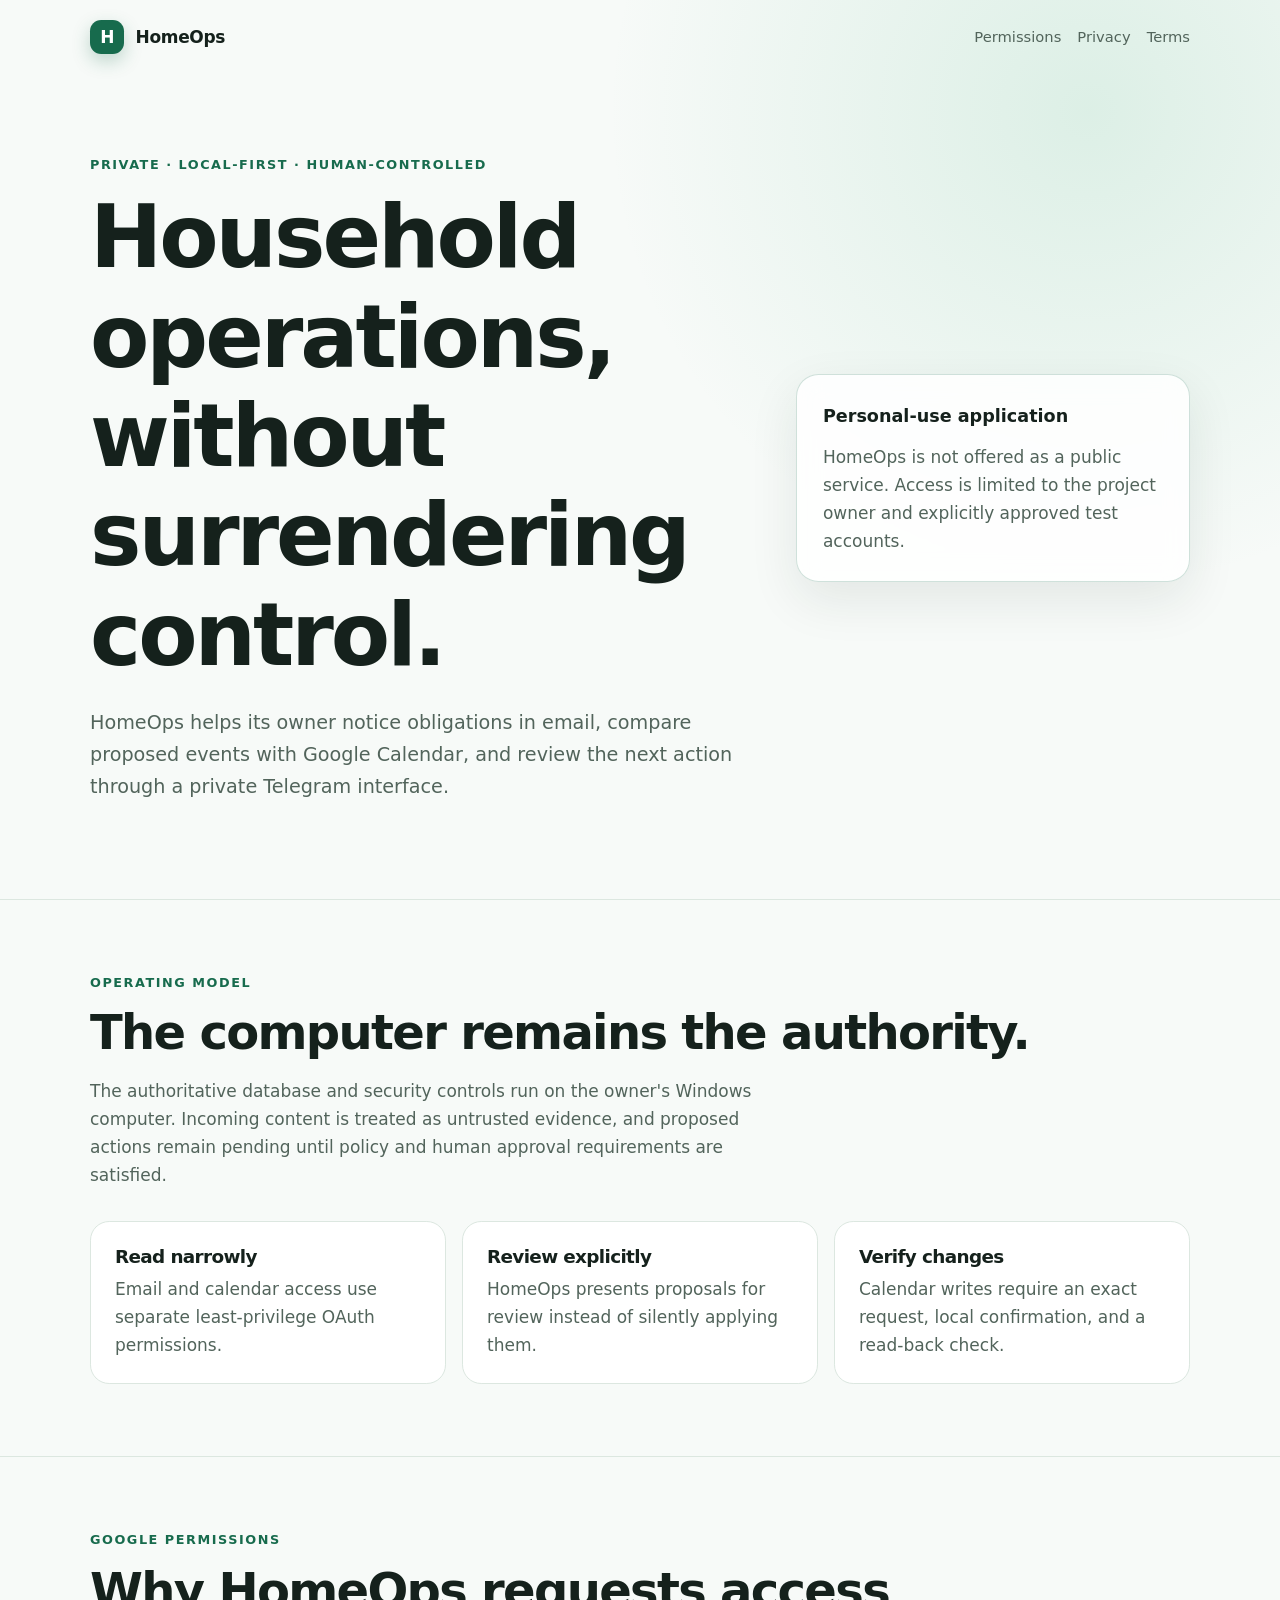
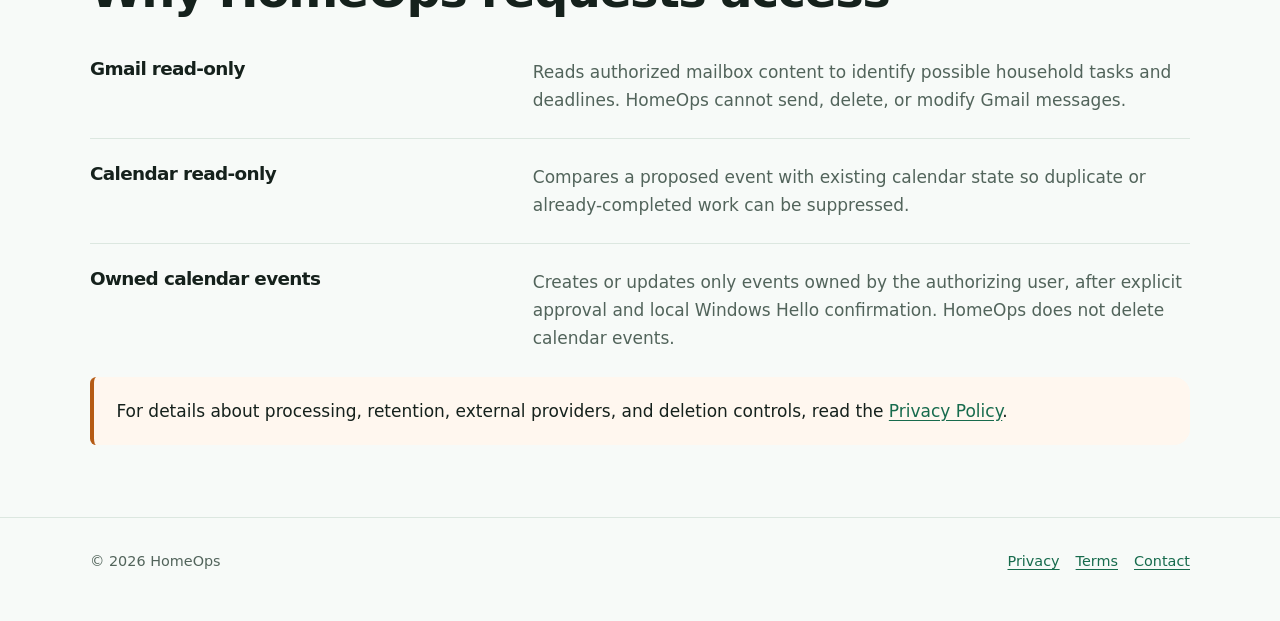
<file: index.html>
<!doctype html>
<html lang="en">
  <head>
    <meta charset="utf-8">
    <meta name="viewport" content="width=device-width, initial-scale=1">
    <meta name="description" content="HomeOps is a private, local-first household operations assistant.">
    <title>HomeOps — Private household operations assistant</title>
    <link rel="stylesheet" href="/styles.css">
  </head>
  <body>
    <header>
      <nav class="shell" aria-label="Primary navigation">
        <a class="brand" href="/"><span class="mark" aria-hidden="true">H</span>HomeOps</a>
        <div class="nav-links">
          <a href="#permissions">Permissions</a>
          <a href="/privacy.html">Privacy</a>
          <a href="/terms.html">Terms</a>
        </div>
      </nav>
    </header>

    <main>
      <section class="hero shell">
        <div>
          <p class="eyebrow">Private · local-first · human-controlled</p>
          <h1>Household operations, without surrendering control.</h1>
          <p class="lead">
            HomeOps helps its owner notice obligations in email, compare proposed
            events with Google Calendar, and review the next action through a
            private Telegram interface.
          </p>
        </div>
        <aside class="trust-card" aria-label="Availability">
          <strong>Personal-use application</strong>
          <p>
            HomeOps is not offered as a public service. Access is limited to the
            project owner and explicitly approved test accounts.
          </p>
        </aside>
      </section>

      <section class="section">
        <div class="shell">
          <p class="eyebrow">Operating model</p>
          <h2>The computer remains the authority.</h2>
          <p class="section-intro">
            The authoritative database and security controls run on the owner's
            Windows computer. Incoming content is treated as untrusted evidence,
            and proposed actions remain pending until policy and human approval
            requirements are satisfied.
          </p>
          <div class="grid">
            <article class="card">
              <h3>Read narrowly</h3>
              <p>Email and calendar access use separate least-privilege OAuth permissions.</p>
            </article>
            <article class="card">
              <h3>Review explicitly</h3>
              <p>HomeOps presents proposals for review instead of silently applying them.</p>
            </article>
            <article class="card">
              <h3>Verify changes</h3>
              <p>Calendar writes require an exact request, local confirmation, and a read-back check.</p>
            </article>
          </div>
        </div>
      </section>

      <section class="section" id="permissions">
        <div class="shell">
          <p class="eyebrow">Google permissions</p>
          <h2>Why HomeOps requests access</h2>
          <div class="permission">
            <h3>Gmail read-only</h3>
            <p>
              Reads authorized mailbox content to identify possible household tasks
              and deadlines. HomeOps cannot send, delete, or modify Gmail messages.
            </p>
          </div>
          <div class="permission">
            <h3>Calendar read-only</h3>
            <p>
              Compares a proposed event with existing calendar state so duplicate
              or already-completed work can be suppressed.
            </p>
          </div>
          <div class="permission">
            <h3>Owned calendar events</h3>
            <p>
              Creates or updates only events owned by the authorizing user, after
              explicit approval and local Windows Hello confirmation. HomeOps does
              not delete calendar events.
            </p>
          </div>
          <div class="notice">
            <p>
              For details about processing, retention, external providers, and
              deletion controls, read the <a href="/privacy.html">Privacy Policy</a>.
            </p>
          </div>
        </div>
      </section>
    </main>

    <footer>
      <div class="shell footer-row">
        <span>© 2026 HomeOps</span>
        <div class="footer-links">
          <a href="/privacy.html">Privacy</a>
          <a href="/terms.html">Terms</a>
          <a href="https://github.com/Dmitryvoit/homeops-site">Contact</a>
        </div>
      </div>
    </footer>
  </body>
</html>
</file>
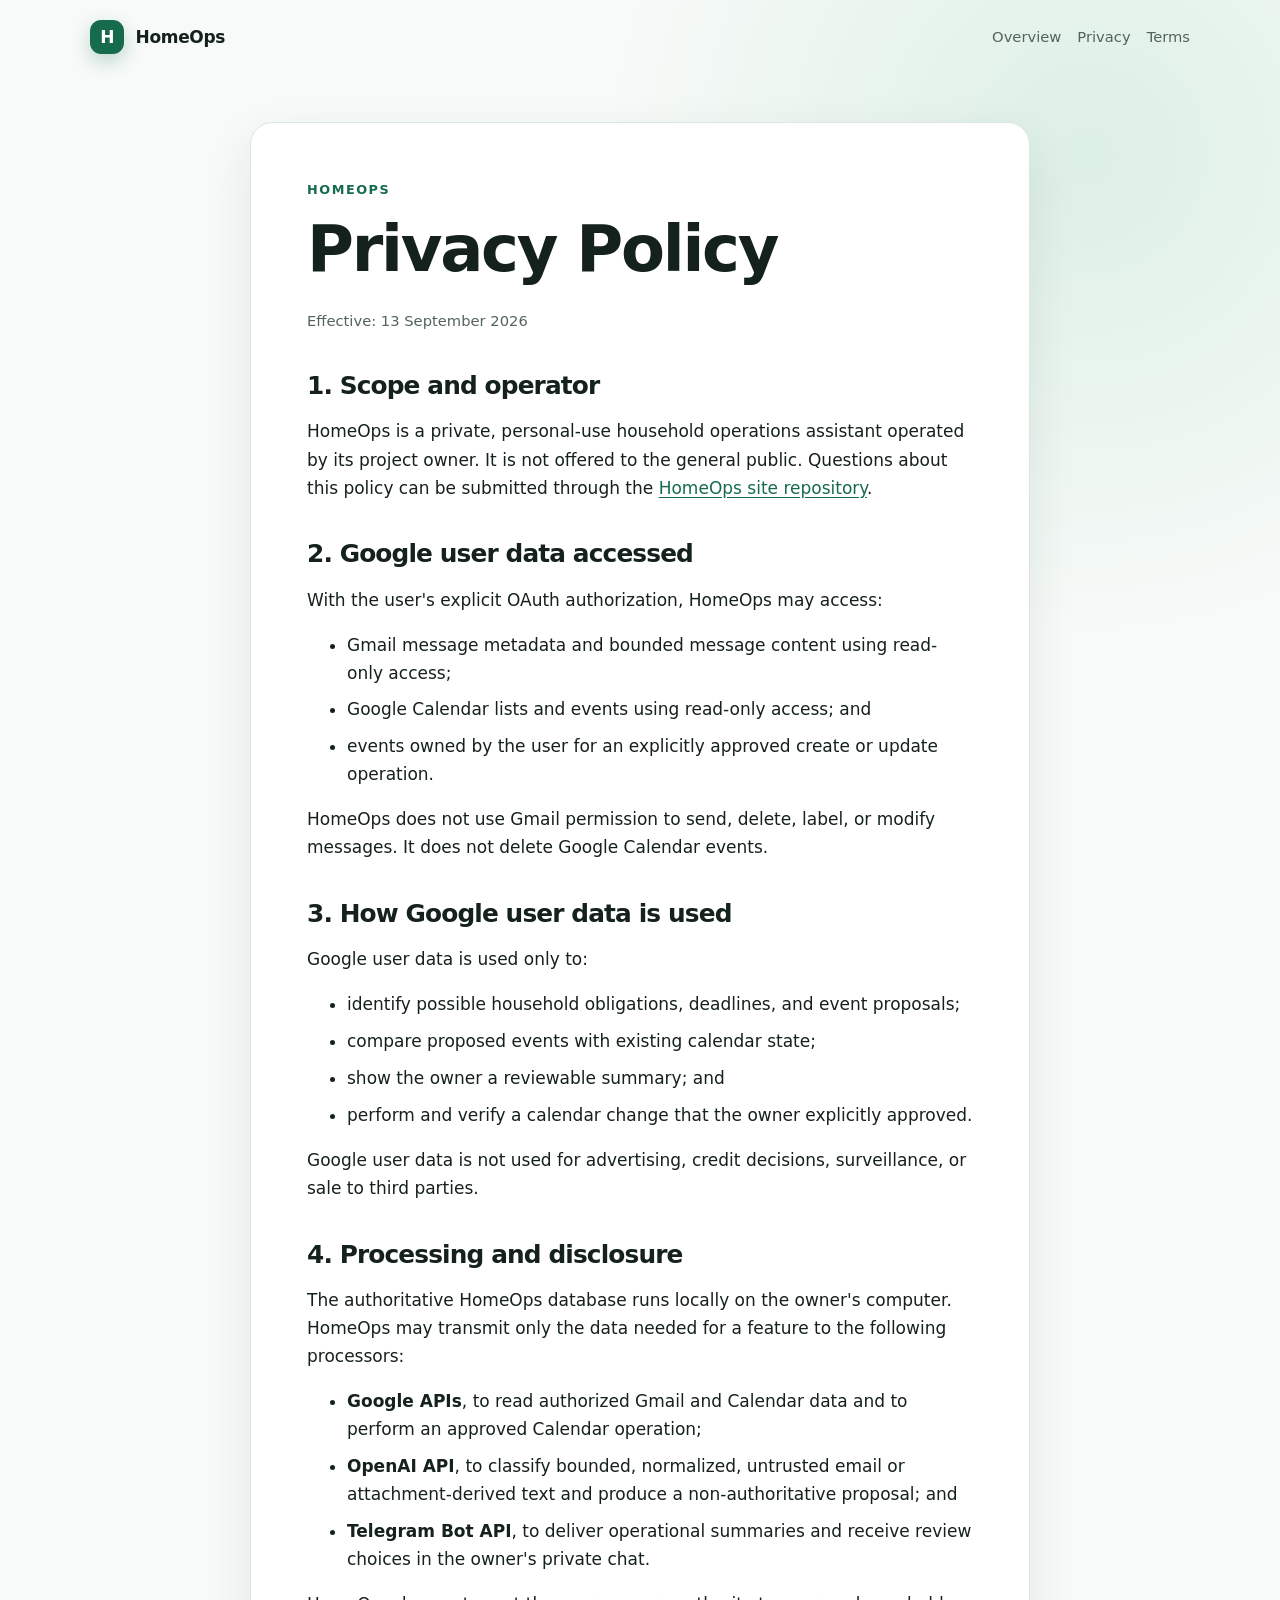
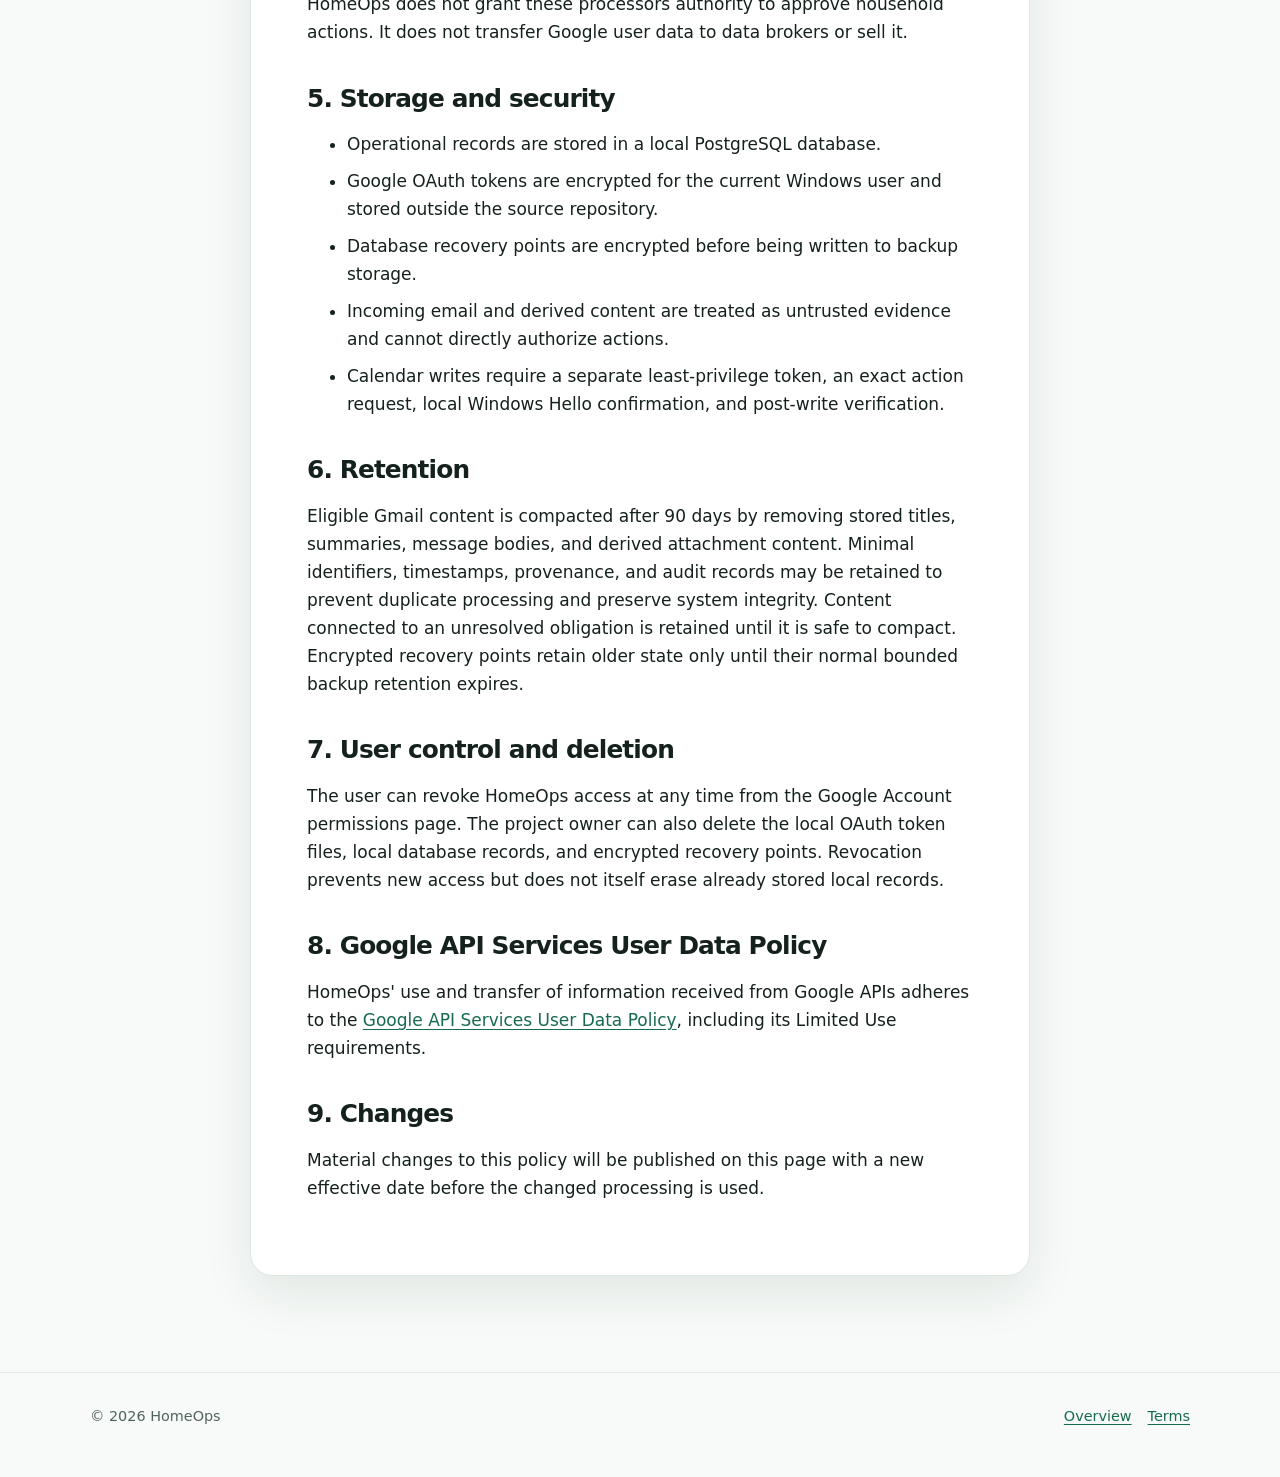
<file: privacy.html>
<!doctype html>
<html lang="en">
  <head>
    <meta charset="utf-8">
    <meta name="viewport" content="width=device-width, initial-scale=1">
    <meta name="description" content="Privacy Policy for the HomeOps personal-use application.">
    <title>Privacy Policy — HomeOps</title>
    <link rel="stylesheet" href="/styles.css">
  </head>
  <body>
    <header>
      <nav class="shell" aria-label="Primary navigation">
        <a class="brand" href="/"><span class="mark" aria-hidden="true">H</span>HomeOps</a>
        <div class="nav-links">
          <a href="/">Overview</a>
          <a href="/privacy.html" aria-current="page">Privacy</a>
          <a href="/terms.html">Terms</a>
        </div>
      </nav>
    </header>

    <main class="prose">
      <p class="eyebrow">HomeOps</p>
      <h1>Privacy Policy</h1>
      <p class="updated">Effective: 13 September 2026</p>

      <h2>1. Scope and operator</h2>
      <p>
        HomeOps is a private, personal-use household operations assistant operated
        by its project owner. It is not offered to the general public. Questions
        about this policy can be submitted through the
        <a href="https://github.com/Dmitryvoit/homeops-site">HomeOps site repository</a>.
      </p>

      <h2>2. Google user data accessed</h2>
      <p>With the user's explicit OAuth authorization, HomeOps may access:</p>
      <ul>
        <li>Gmail message metadata and bounded message content using read-only access;</li>
        <li>Google Calendar lists and events using read-only access; and</li>
        <li>events owned by the user for an explicitly approved create or update operation.</li>
      </ul>
      <p>
        HomeOps does not use Gmail permission to send, delete, label, or modify
        messages. It does not delete Google Calendar events.
      </p>

      <h2>3. How Google user data is used</h2>
      <p>Google user data is used only to:</p>
      <ul>
        <li>identify possible household obligations, deadlines, and event proposals;</li>
        <li>compare proposed events with existing calendar state;</li>
        <li>show the owner a reviewable summary; and</li>
        <li>perform and verify a calendar change that the owner explicitly approved.</li>
      </ul>
      <p>
        Google user data is not used for advertising, credit decisions, surveillance,
        or sale to third parties.
      </p>

      <h2>4. Processing and disclosure</h2>
      <p>
        The authoritative HomeOps database runs locally on the owner's computer.
        HomeOps may transmit only the data needed for a feature to the following
        processors:
      </p>
      <ul>
        <li><strong>Google APIs</strong>, to read authorized Gmail and Calendar data and to perform an approved Calendar operation;</li>
        <li><strong>OpenAI API</strong>, to classify bounded, normalized, untrusted email or attachment-derived text and produce a non-authoritative proposal; and</li>
        <li><strong>Telegram Bot API</strong>, to deliver operational summaries and receive review choices in the owner's private chat.</li>
      </ul>
      <p>
        HomeOps does not grant these processors authority to approve household
        actions. It does not transfer Google user data to data brokers or sell it.
      </p>

      <h2>5. Storage and security</h2>
      <ul>
        <li>Operational records are stored in a local PostgreSQL database.</li>
        <li>Google OAuth tokens are encrypted for the current Windows user and stored outside the source repository.</li>
        <li>Database recovery points are encrypted before being written to backup storage.</li>
        <li>Incoming email and derived content are treated as untrusted evidence and cannot directly authorize actions.</li>
        <li>Calendar writes require a separate least-privilege token, an exact action request, local Windows Hello confirmation, and post-write verification.</li>
      </ul>

      <h2>6. Retention</h2>
      <p>
        Eligible Gmail content is compacted after 90 days by removing stored titles,
        summaries, message bodies, and derived attachment content. Minimal identifiers,
        timestamps, provenance, and audit records may be retained to prevent duplicate
        processing and preserve system integrity. Content connected to an unresolved
        obligation is retained until it is safe to compact. Encrypted recovery points
        retain older state only until their normal bounded backup retention expires.
      </p>

      <h2>7. User control and deletion</h2>
      <p>
        The user can revoke HomeOps access at any time from the Google Account
        permissions page. The project owner can also delete the local OAuth token
        files, local database records, and encrypted recovery points. Revocation
        prevents new access but does not itself erase already stored local records.
      </p>

      <h2>8. Google API Services User Data Policy</h2>
      <p>
        HomeOps' use and transfer of information received from Google APIs adheres
        to the
        <a href="https://developers.google.com/terms/api-services-user-data-policy">Google API Services User Data Policy</a>,
        including its Limited Use requirements.
      </p>

      <h2>9. Changes</h2>
      <p>
        Material changes to this policy will be published on this page with a new
        effective date before the changed processing is used.
      </p>
    </main>

    <footer>
      <div class="shell footer-row">
        <span>© 2026 HomeOps</span>
        <div class="footer-links">
          <a href="/">Overview</a>
          <a href="/terms.html">Terms</a>
        </div>
      </div>
    </footer>
  </body>
</html>
</file>
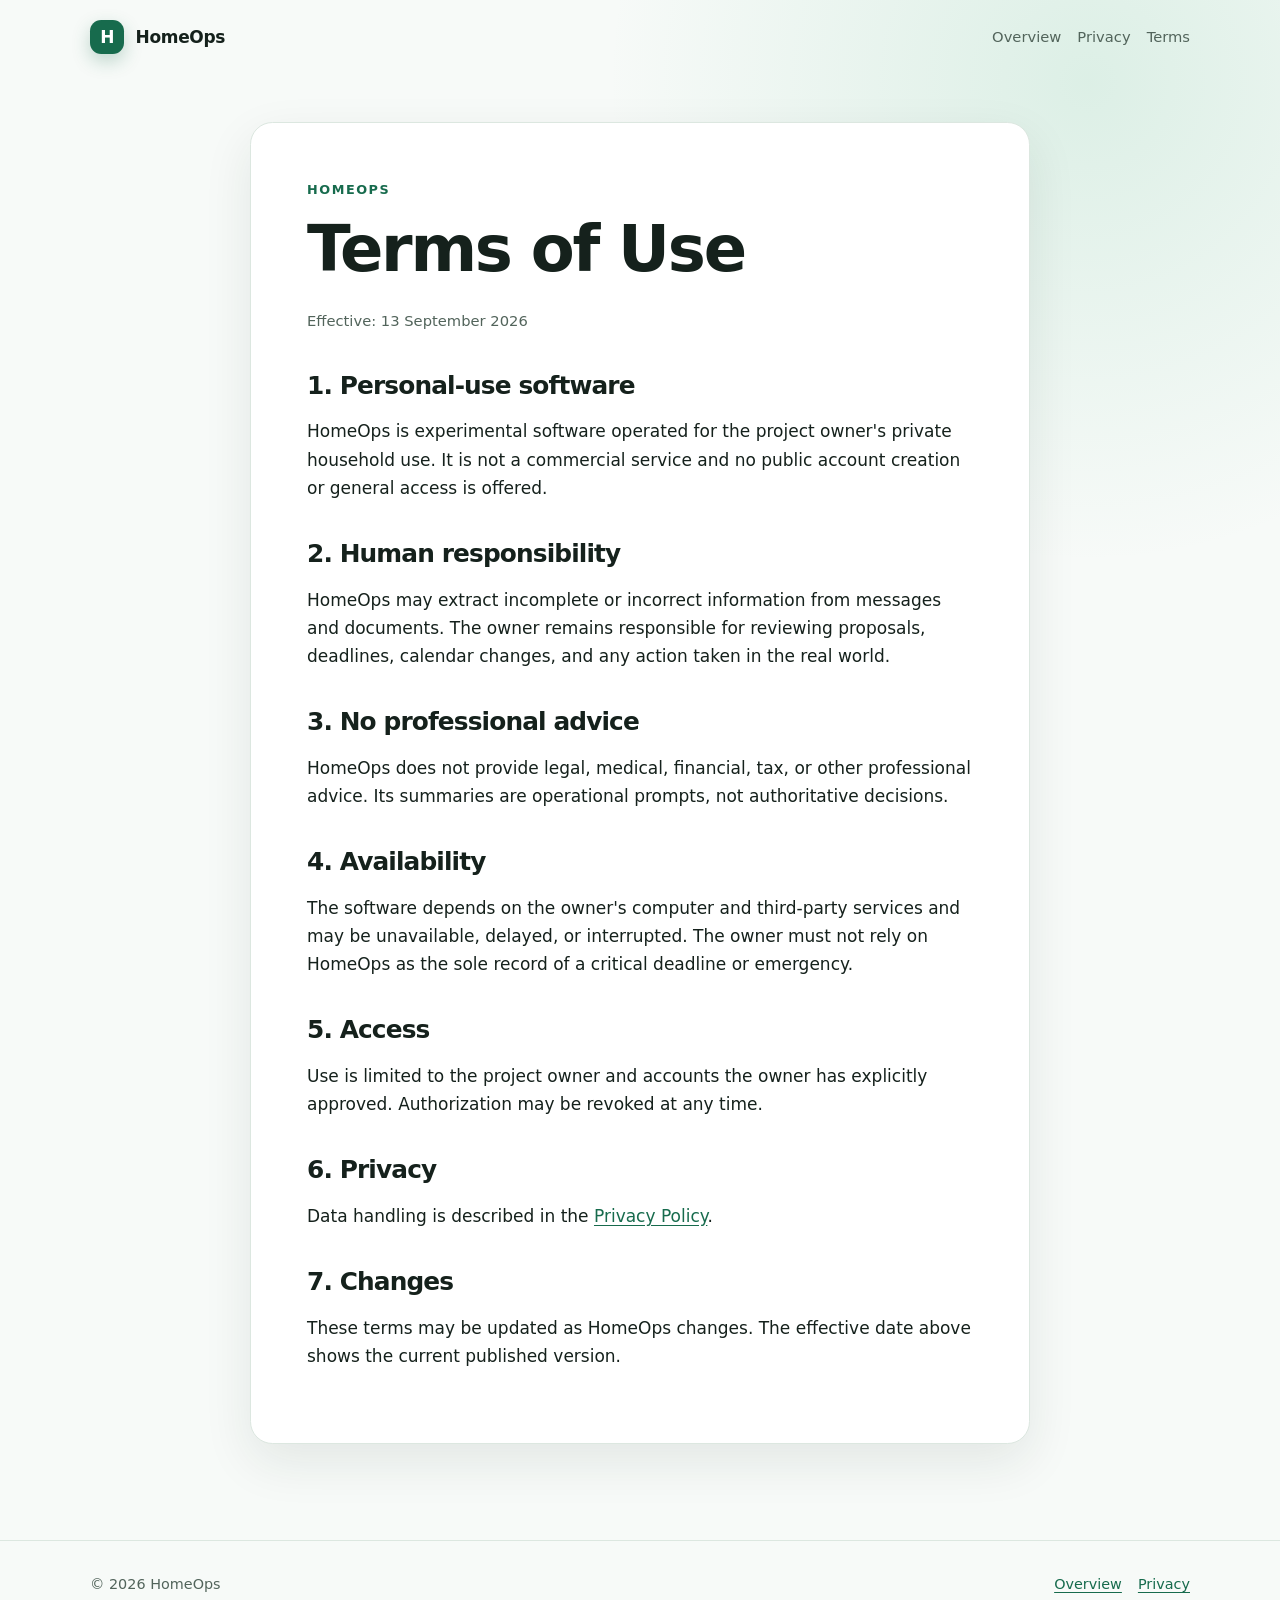
<file: terms.html>
<!doctype html>
<html lang="en">
  <head>
    <meta charset="utf-8">
    <meta name="viewport" content="width=device-width, initial-scale=1">
    <meta name="description" content="Terms of Use for the HomeOps personal-use application.">
    <title>Terms of Use — HomeOps</title>
    <link rel="stylesheet" href="/styles.css">
  </head>
  <body>
    <header>
      <nav class="shell" aria-label="Primary navigation">
        <a class="brand" href="/"><span class="mark" aria-hidden="true">H</span>HomeOps</a>
        <div class="nav-links">
          <a href="/">Overview</a>
          <a href="/privacy.html">Privacy</a>
          <a href="/terms.html" aria-current="page">Terms</a>
        </div>
      </nav>
    </header>

    <main class="prose">
      <p class="eyebrow">HomeOps</p>
      <h1>Terms of Use</h1>
      <p class="updated">Effective: 13 September 2026</p>

      <h2>1. Personal-use software</h2>
      <p>
        HomeOps is experimental software operated for the project owner's private
        household use. It is not a commercial service and no public account creation
        or general access is offered.
      </p>

      <h2>2. Human responsibility</h2>
      <p>
        HomeOps may extract incomplete or incorrect information from messages and
        documents. The owner remains responsible for reviewing proposals, deadlines,
        calendar changes, and any action taken in the real world.
      </p>

      <h2>3. No professional advice</h2>
      <p>
        HomeOps does not provide legal, medical, financial, tax, or other professional
        advice. Its summaries are operational prompts, not authoritative decisions.
      </p>

      <h2>4. Availability</h2>
      <p>
        The software depends on the owner's computer and third-party services and may
        be unavailable, delayed, or interrupted. The owner must not rely on HomeOps as
        the sole record of a critical deadline or emergency.
      </p>

      <h2>5. Access</h2>
      <p>
        Use is limited to the project owner and accounts the owner has explicitly
        approved. Authorization may be revoked at any time.
      </p>

      <h2>6. Privacy</h2>
      <p>
        Data handling is described in the <a href="/privacy.html">Privacy Policy</a>.
      </p>

      <h2>7. Changes</h2>
      <p>
        These terms may be updated as HomeOps changes. The effective date above shows
        the current published version.
      </p>
    </main>

    <footer>
      <div class="shell footer-row">
        <span>© 2026 HomeOps</span>
        <div class="footer-links">
          <a href="/">Overview</a>
          <a href="/privacy.html">Privacy</a>
        </div>
      </div>
    </footer>
  </body>
</html>
</file>
<file: styles.css>
:root {
  color-scheme: light;
  --ink: #15211c;
  --muted: #52645b;
  --line: #dce7e0;
  --paper: #f7faf8;
  --surface: #ffffff;
  --green: #176b4d;
  --green-dark: #0d4934;
  --mint: #dff3e9;
  --amber: #b55b15;
  --shadow: 0 18px 50px rgba(17, 47, 35, 0.09);
  font-family: Inter, ui-sans-serif, system-ui, -apple-system, BlinkMacSystemFont,
    "Segoe UI", sans-serif;
}

* {
  box-sizing: border-box;
}

html {
  scroll-behavior: smooth;
}

body {
  margin: 0;
  color: var(--ink);
  background:
    radial-gradient(circle at 85% 5%, rgba(99, 190, 147, 0.18), transparent 30rem),
    var(--paper);
  font-size: 17px;
  line-height: 1.65;
}

a {
  color: var(--green);
  text-underline-offset: 0.18em;
}

a:hover {
  color: var(--green-dark);
}

.shell {
  width: min(1100px, calc(100% - 2rem));
  margin: 0 auto;
}

header {
  padding: 1.25rem 0;
}

nav {
  display: flex;
  align-items: center;
  justify-content: space-between;
  gap: 1rem;
}

.brand {
  display: inline-flex;
  align-items: center;
  gap: 0.7rem;
  color: var(--ink);
  font-weight: 800;
  text-decoration: none;
  letter-spacing: -0.02em;
}

.mark {
  display: grid;
  width: 2.15rem;
  height: 2.15rem;
  place-items: center;
  border-radius: 0.7rem;
  color: white;
  background: var(--green);
  box-shadow: 0 7px 18px rgba(23, 107, 77, 0.25);
}

.nav-links {
  display: flex;
  flex-wrap: wrap;
  gap: 1rem;
  font-size: 0.92rem;
}

.nav-links a {
  color: var(--muted);
  text-decoration: none;
}

.hero {
  display: grid;
  grid-template-columns: minmax(0, 1.25fr) minmax(250px, 0.75fr);
  gap: 3rem;
  align-items: center;
  padding: 5rem 0 6rem;
}

.eyebrow {
  margin: 0 0 0.8rem;
  color: var(--green);
  font-size: 0.8rem;
  font-weight: 800;
  letter-spacing: 0.12em;
  text-transform: uppercase;
}

h1,
h2,
h3 {
  margin-top: 0;
  line-height: 1.15;
  letter-spacing: -0.035em;
}

h1 {
  max-width: 14ch;
  margin-bottom: 1.4rem;
  font-size: clamp(2.8rem, 7vw, 5.4rem);
}

h2 {
  margin-bottom: 1rem;
  font-size: clamp(2rem, 4vw, 3rem);
}

h3 {
  margin-bottom: 0.5rem;
  font-size: 1.15rem;
}

.lead {
  max-width: 61ch;
  margin: 0;
  color: var(--muted);
  font-size: 1.2rem;
}

.trust-card {
  padding: 1.65rem;
  border: 1px solid rgba(23, 107, 77, 0.2);
  border-radius: 1.4rem;
  background: rgba(255, 255, 255, 0.85);
  box-shadow: var(--shadow);
  backdrop-filter: blur(12px);
}

.trust-card strong {
  display: block;
  margin-bottom: 0.75rem;
  font-size: 1.1rem;
}

.trust-card p {
  margin: 0;
  color: var(--muted);
}

.section {
  padding: 4.5rem 0;
  border-top: 1px solid var(--line);
}

.section-intro {
  max-width: 65ch;
  margin: 0 0 2rem;
  color: var(--muted);
}

.grid {
  display: grid;
  grid-template-columns: repeat(3, minmax(0, 1fr));
  gap: 1rem;
}

.card {
  padding: 1.5rem;
  border: 1px solid var(--line);
  border-radius: 1.2rem;
  background: var(--surface);
}

.card p {
  margin: 0;
  color: var(--muted);
}

.permission {
  display: grid;
  grid-template-columns: 1fr 1.6fr;
  gap: 1rem 2rem;
  padding: 1.5rem 0;
  border-top: 1px solid var(--line);
}

.permission:first-of-type {
  border-top: 0;
}

.permission p {
  margin: 0;
  color: var(--muted);
}

.notice {
  padding: 1.25rem 1.4rem;
  border-left: 4px solid var(--amber);
  border-radius: 0.4rem 1rem 1rem 0.4rem;
  background: #fff7ef;
}

.notice p {
  margin: 0;
}

.prose {
  width: min(780px, calc(100% - 2rem));
  margin: 3rem auto 6rem;
  padding: clamp(1.5rem, 5vw, 3.5rem);
  border: 1px solid var(--line);
  border-radius: 1.4rem;
  background: var(--surface);
  box-shadow: var(--shadow);
}

.prose h1 {
  max-width: none;
  font-size: clamp(2.4rem, 6vw, 4rem);
}

.prose h2 {
  margin-top: 2.4rem;
  font-size: 1.55rem;
}

.prose li + li {
  margin-top: 0.55rem;
}

.updated {
  color: var(--muted);
  font-size: 0.92rem;
}

footer {
  padding: 2rem 0 3rem;
  border-top: 1px solid var(--line);
  color: var(--muted);
  font-size: 0.9rem;
}

.footer-row {
  display: flex;
  justify-content: space-between;
  gap: 1rem;
  flex-wrap: wrap;
}

.footer-links {
  display: flex;
  gap: 1rem;
}

@media (max-width: 760px) {
  .hero,
  .grid,
  .permission {
    grid-template-columns: 1fr;
  }

  .hero {
    padding: 3rem 0 4rem;
  }

  .nav-links {
    gap: 0.7rem;
  }
}
</file>
